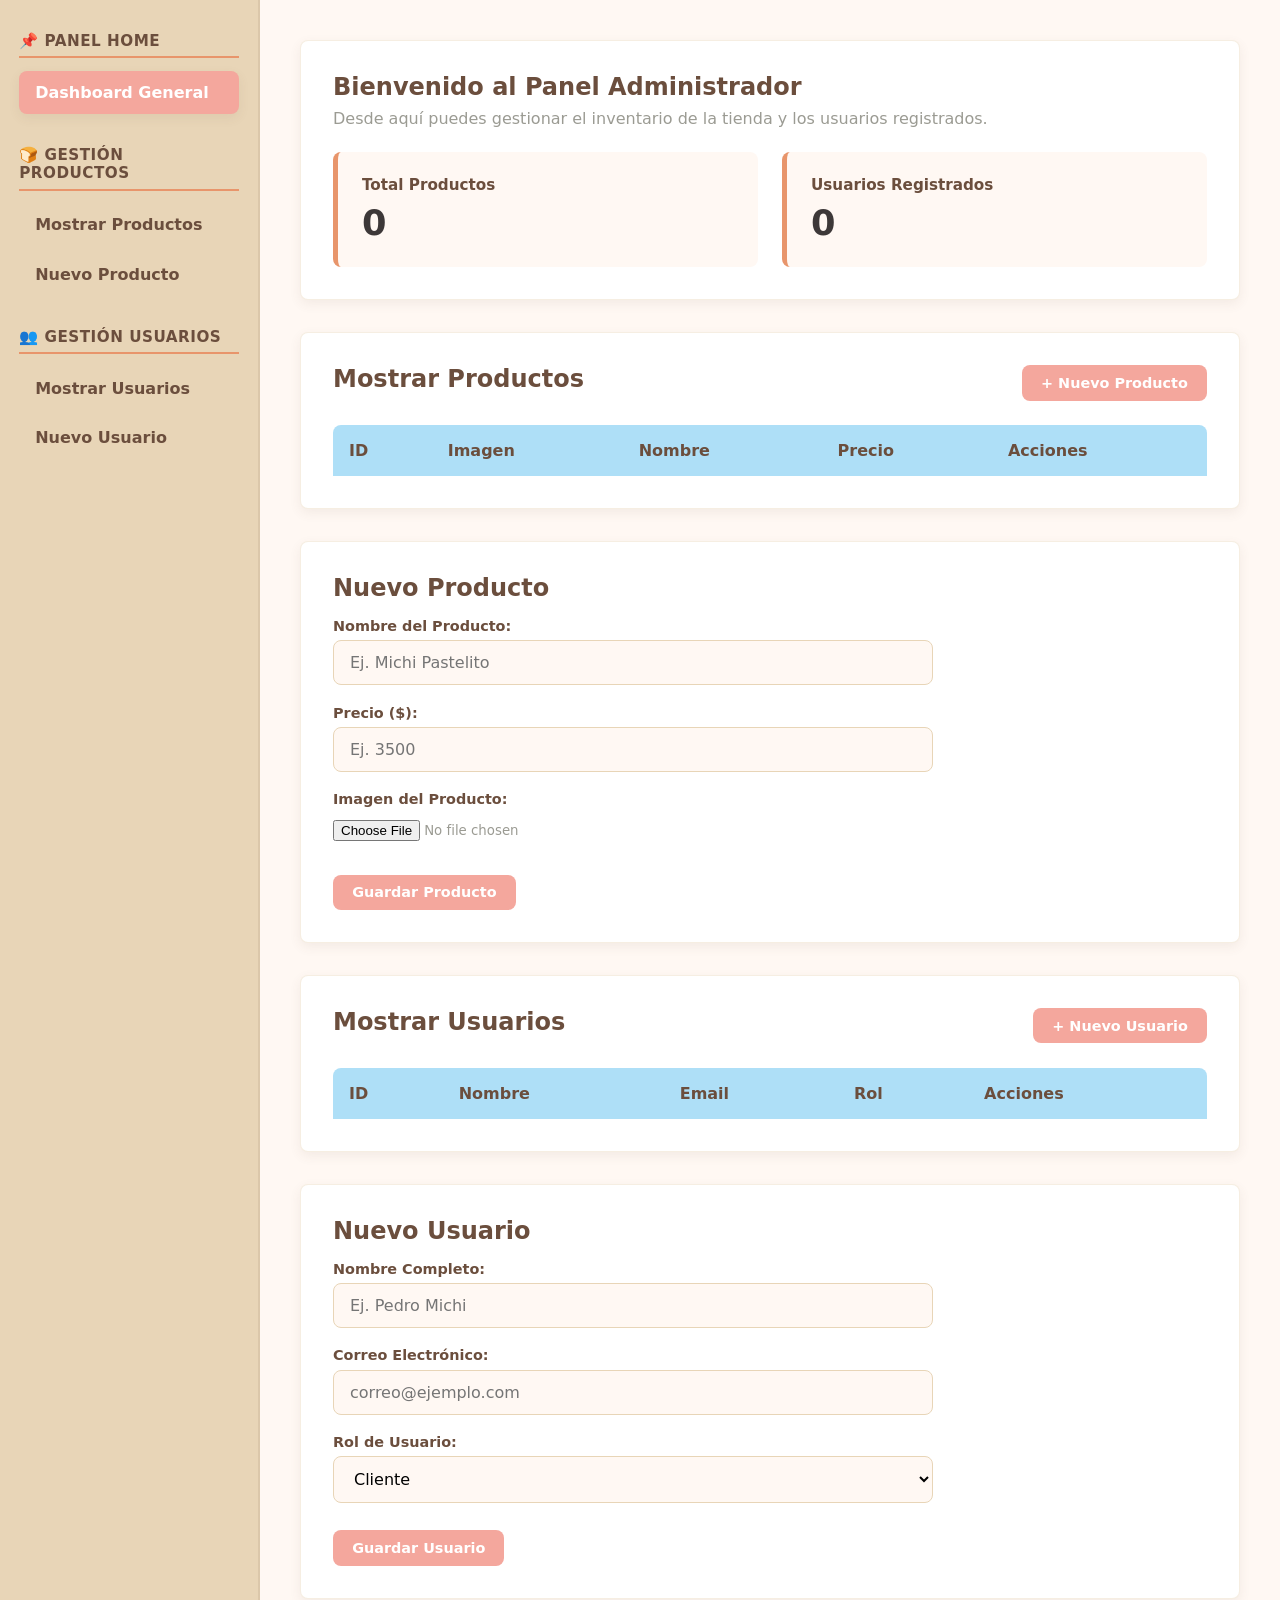
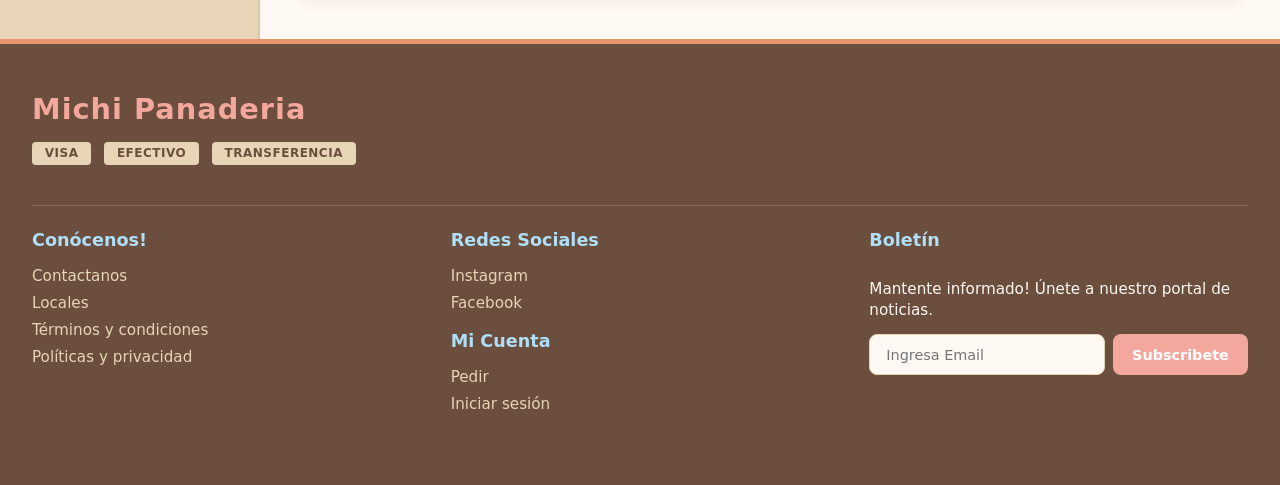
<file: admin/index.html>
<!DOCTYPE html>
<html lang="es">
<head>
  <meta charset="UTF-8">
  <meta name="viewport" content="width=device-width, initial-scale=1.0">
  <title>Michi Panadería - Panel Administrador</title>
  <link rel="stylesheet" href="../css/admin.css">
  <link rel="stylesheet" href="../css/footer.css">
</head>
<body class="admin-body">

  <div class="admin-estructura">

    <aside class="admin-menu lateral">
      <nav class="admin-menu">
        <div class="menu-grupo">
          <h3>📌 Panel Home</h3>
          <a href="#dashboard" class="menu-item activo">Dashboard General</a>
        </div>

        <div class="menu-grupo">
          <h3>🍞 Gestión Productos</h3>
          <a href="#mostrar-productos" class="menu-item">Mostrar Productos</a>
          <a href="#nuevo-producto" class="menu-item">Nuevo Producto</a>
        </div>

        <div class="menu-grupo">
          <h3>👥 Gestión Usuarios</h3>
          <a href="#mostrar-usuarios" class="menu-item">Mostrar Usuarios</a>
          <a href="#nuevo-usuario" class="menu-item">Nuevo Usuario</a>
        </div>
      </nav>
    </aside>
    
    <main class="admin-contenido">

      <section id="dashboard" class="admin-cartas">
        <h2>Bienvenido al Panel Administrador</h2>
        <p>Desde aquí puedes gestionar el inventario de la tienda y los usuarios registrados.</p>
        
        <div class="dashboard-estadisticas">
          <div class="caja-estadistica">
            <h4>Total Productos</h4>
            <span id="total-productos" class="numero-estadistica">0</span>
          </div>
          <div class="caja-estadistica">
            <h4>Usuarios Registrados</h4>
            <span id="total-usuarios" class="numero-estadistica">0</span>
          </div>
        </div>
      </section>

      <section id="mostrar-productos" class="admin-cartas">
        <div class="header-cartas">
          <h2>Mostrar Productos</h2>
          <a href="#nuevo-producto" class="btn-action">+ Nuevo Producto</a>
        </div>
        
        <table class="admin-tabla">
          <thead>
            <tr>
              <th>ID</th>
              <th>Imagen</th>
              <th>Nombre</th>
              <th>Precio</th>
              <th>Acciones</th>
            </tr>
          </thead>
          <tbody id="tabla-productos">

          </tbody>
        </table>
      </section>

      <section id="nuevo-producto" class="admin-cartas">
        <h2 id="titulo-form-producto">Nuevo Producto</h2>
        <form id="form-producto" class="admin-forma">
          <input type="hidden" id="id-producto">
          
          <div class="forma-grupo">
            <label for="nombre-producto">Nombre del Producto:</label>
            <input type="text" id="nombre-producto" placeholder="Ej. Michi Pastelito" required>
          </div>
          
          <div class="forma-grupo">
            <label for="precio-producto">Precio ($):</label>
            <input type="number" id="precio-producto" placeholder="Ej. 3500" required>
          </div>

          <div class="forma-grupo">
            <label for="img-producto">Imagen del Producto:</label>
            <input type="file" id="img-producto" accept="image/*">
          </div>

          <div class="acciones-forma">
            <button type="submit" class="btn-guardar">Guardar Producto</button>
            <button type="button" id="btn-cancelar-producto" class="btn-eliminar" style="display:none;">Cancelar</button>
          </div>
        </form>
      </section>

      <section id="mostrar-usuarios" class="admin-cartas">
        <div class="header-cartas">
          <h2>Mostrar Usuarios</h2>
          <a href="#nuevo-usuario" class="btn-action">+ Nuevo Usuario</a>
        </div>
        
        <table class="admin-tabla">
          <thead>
            <tr>
              <th>ID</th>
              <th>Nombre</th>
              <th>Email</th>
              <th>Rol</th>
              <th>Acciones</th>
            </tr>
          </thead>
          <tbody id="tabla-usuarios">
          </tbody>
        </table>
      </section>

      <section id="nuevo-usuario" class="admin-cartas">
        <h2 id="titulo-form-usuario">Nuevo Usuario</h2>
        <form id="form-usuario" class="admin-forma">
          <input type="hidden" id="id-usuario">

          <div class="forma-grupo">
            <label for="nombre-usuario">Nombre Completo:</label>
            <input type="text" id="nombre-usuario" placeholder="Ej. Pedro Michi" required>
          </div>

          <div class="forma-grupo">
            <label for="email-usuario">Correo Electrónico:</label>
            <input type="email" id="email-usuario" placeholder="correo@ejemplo.com" required>
          </div>

          <div class="forma-grupo">
            <label for="rol-usuario">Rol de Usuario:</label>
            <select id="rol-usuario">
              <option value="Cliente">Cliente</option>
              <option value="Administrador">Administrador</option>
            </select>
          </div>

          <div class="acciones-forma">
            <button type="submit" class="btn-guardar">Guardar Usuario</button>
            <button type="button" id="btn-cancelar-usuario" class="btn-eliminar" style="display:none;">Cancelar</button>
          </div>
        </form>
      </section>

    </main>
  </div>
  <div id="footer"></div>

  <script src="../js/inyeccion.js" defer></script>
  <script src="../js/admin.js" defer></script>
</body>
</html>
</file>
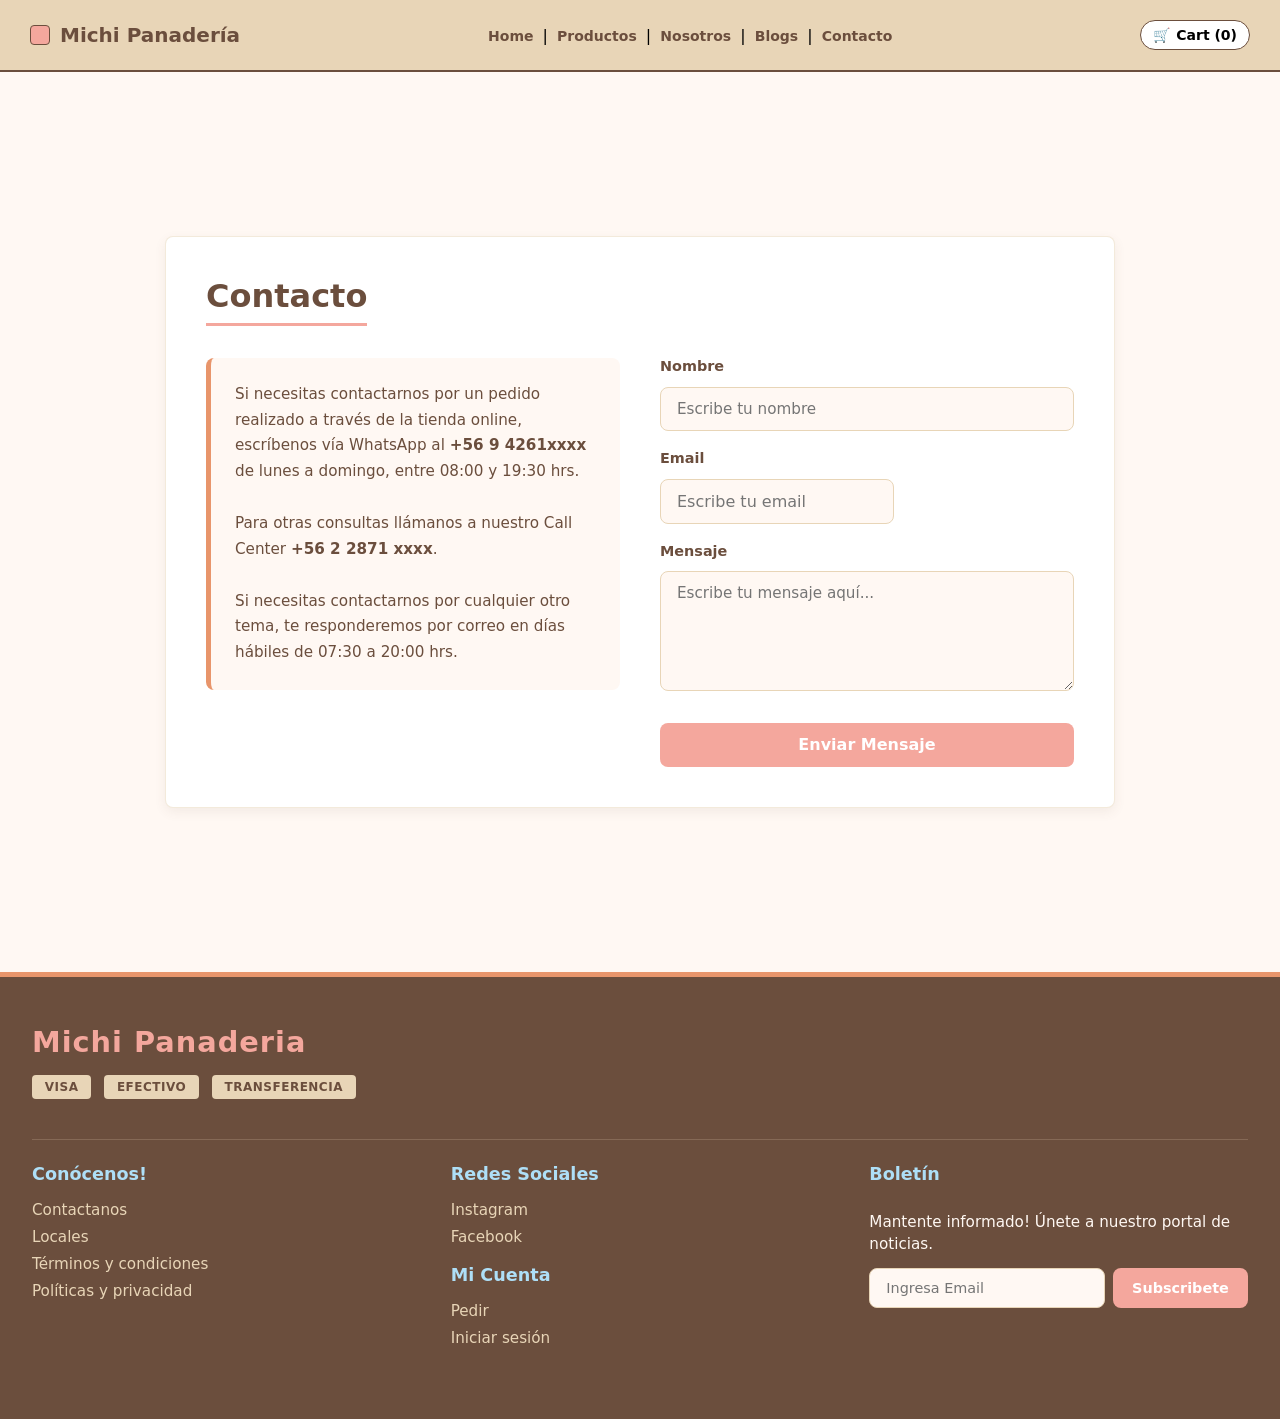
<file: contactos/index.html>
<!DOCTYPE html>
<html lang="es">
<head>
    <meta charset="UTF-8">
    <meta name="viewport" content="width=device-width, initial-scale=1.0">
    <title>Contacto - Michi Panadería</title>
    <link rel="stylesheet" href="../css/header.css">
    <link rel="stylesheet" href="../css/admin.css"> 
    <link rel="stylesheet" href="../css/contactos.css">
    <link rel="stylesheet" href="../css/footer.css">
</head>
<body>
    <div id="header"></div>
    <main class="contacto">
        <div class="body-contacto">
            <h2 class="titulo-contacto">Contacto</h2>
            
            <div class="grid-contacto">
                <div class="texto-contacto">
                    <p>Si necesitas contactarnos por un pedido realizado a través de la tienda online, escríbenos vía WhatsApp al <strong>+56 9 4261xxxx</strong> de lunes a domingo, entre 08:00 y 19:30 hrs.</p>
                    <br>
                    <p>Para otras consultas llámanos a nuestro Call Center <strong>+56 2 2871 xxxx</strong>.</p>
                    <br>
                    <p>Si necesitas contactarnos por cualquier otro tema, te responderemos por correo en días hábiles de 07:30 a 20:00 hrs.</p>
                </div>   

                <div class="forma-contacto">
                    <form id="form-contacto">
                        <div class="forma-grupo">
                            <label for="nombre">Nombre</label>
                            <div class="relativa">
                                <input type="text" id="nombre" placeholder="Escribe tu nombre" required>
                            </div>
                        </div>

                        <div class="forma-grupo">
                            <label for="email">Email</label>
                            <div class="relativa">
                                <input type="email" id="email" placeholder="Escribe tu email" required>
                            </div>
                        </div>

                        <div class="forma-grupo">
                            <label for="mensaje">Mensaje</label>
                            <div class="relativa">
                                <textarea id="mensaje" placeholder="Escribe tu mensaje aquí..." required></textarea>
                            </div>
                        </div>

                        <button type="submit">Enviar Mensaje</button>
                    </form>
                </div> 
            </div>
        </div>
    </main>

    <div id="footer"></div>

    <script src="../js/inyeccion.js" defer></script>
</body>
</html>
</file>
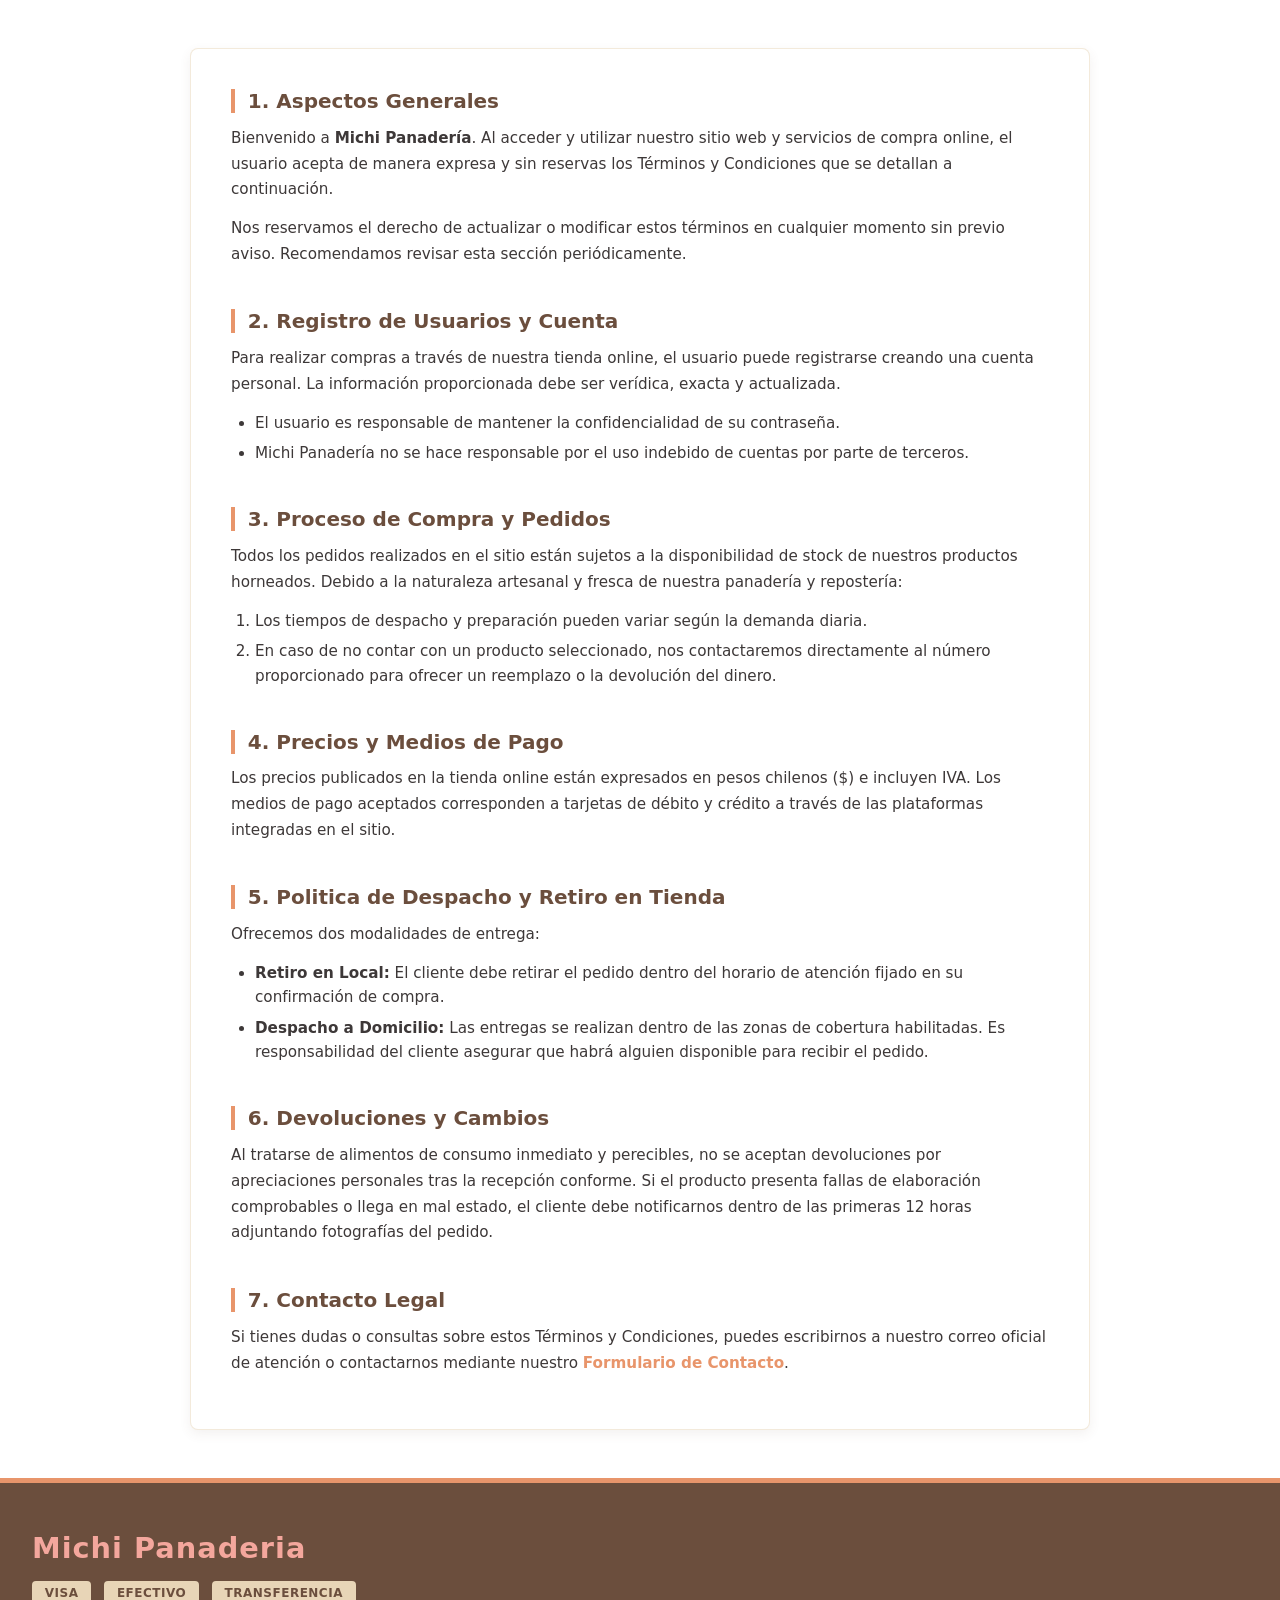
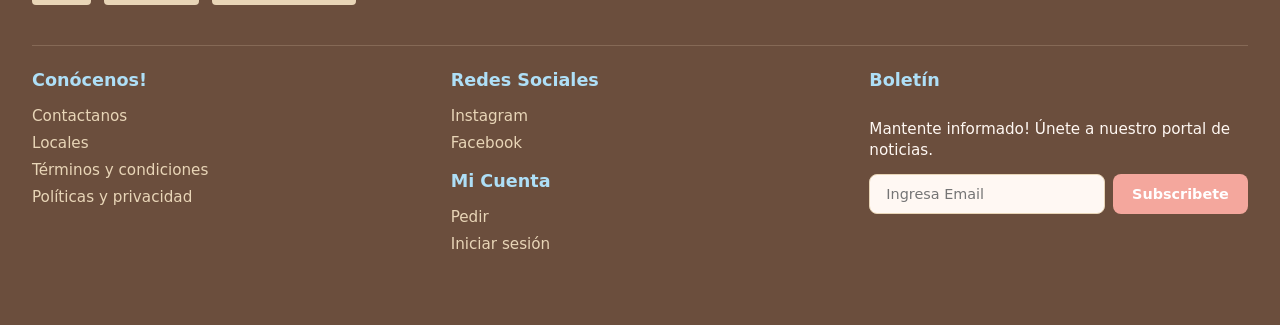
<file: terminos/index.html>
<!DOCTYPE html>
<html lang="es">
<head>
    <meta charset="UTF-8">
    <meta name="viewport" content="width=device-width, initial-scale=1.0">
    <title>Términos y Condiciones - Michi Panadería</title>
    
    <link rel="stylesheet" href="../css/admin.css"> 
    <link rel="stylesheet" href="../css/terminos.css">
    <link rel="stylesheet" href="../css/footer.css">
</head>
<body class="cuerpo-legal">

    <main class="contenedor-legal">

        <article class="contenido-legal">
            <section class="seccion-legal">
                <h2>1. Aspectos Generales</h2>
                <p>Bienvenido a <strong>Michi Panadería</strong>. Al acceder y utilizar nuestro sitio web y servicios de compra online, el usuario acepta de manera expresa y sin reservas los Términos y Condiciones que se detallan a continuación.</p>
                <p>Nos reservamos el derecho de actualizar o modificar estos términos en cualquier momento sin previo aviso. Recomendamos revisar esta sección periódicamente.</p>
            </section>

            <section class="seccion-legal">
                <h2>2. Registro de Usuarios y Cuenta</h2>
                <p>Para realizar compras a través de nuestra tienda online, el usuario puede registrarse creando una cuenta personal. La información proporcionada debe ser verídica, exacta y actualizada.</p>
                <ul>
                    <li>El usuario es responsable de mantener la confidencialidad de su contraseña.</li>
                    <li>Michi Panadería no se hace responsable por el uso indebido de cuentas por parte de terceros.</li>
                </ul>
            </section>

            <section class="seccion-legal">
                <h2>3. Proceso de Compra y Pedidos</h2>
                <p>Todos los pedidos realizados en el sitio están sujetos a la disponibilidad de stock de nuestros productos horneados. Debido a la naturaleza artesanal y fresca de nuestra panadería y repostería:</p>
                <ol>
                    <li>Los tiempos de despacho y preparación pueden variar según la demanda diaria.</li>
                    <li>En caso de no contar con un producto seleccionado, nos contactaremos directamente al número proporcionado para ofrecer un reemplazo o la devolución del dinero.</li>
                </ol>
            </section>

            <section class="seccion-legal">
                <h2>4. Precios y Medios de Pago</h2>
                <p>Los precios publicados en la tienda online están expresados en pesos chilenos ($) e incluyen IVA. Los medios de pago aceptados corresponden a tarjetas de débito y crédito a través de las plataformas integradas en el sitio.</p>
            </section>

            <section class="seccion-legal">
                <h2>5. Politica de Despacho y Retiro en Tienda</h2>
                <p>Ofrecemos dos modalidades de entrega:</p>
                <ul>
                    <li><strong>Retiro en Local:</strong> El cliente debe retirar el pedido dentro del horario de atención fijado en su confirmación de compra.</li>
                    <li><strong>Despacho a Domicilio:</strong> Las entregas se realizan dentro de las zonas de cobertura habilitadas. Es responsabilidad del cliente asegurar que habrá alguien disponible para recibir el pedido.</li>
                </ul>
            </section>

            <section class="seccion-legal">
                <h2>6. Devoluciones y Cambios</h2>
                <p>Al tratarse de alimentos de consumo inmediato y perecibles, no se aceptan devoluciones por apreciaciones personales tras la recepción conforme. Si el producto presenta fallas de elaboración comprobables o llega en mal estado, el cliente debe notificarnos dentro de las primeras 12 horas adjuntando fotografías del pedido.</p>
            </section>

            <section class="seccion-legal">
                <h2>7. Contacto Legal</h2>
                <p>Si tienes dudas o consultas sobre estos Términos y Condiciones, puedes escribirnos a nuestro correo oficial de atención o contactarnos mediante nuestro <a href="../contactos/index.html" class="enlace-contacto">Formulario de Contacto</a>.</p>
            </section>
        </article>
    </main>

    <div id="footer"></div>

    <script src="../js/inyeccion.js" defer></script>
</body>
</html>
</file>
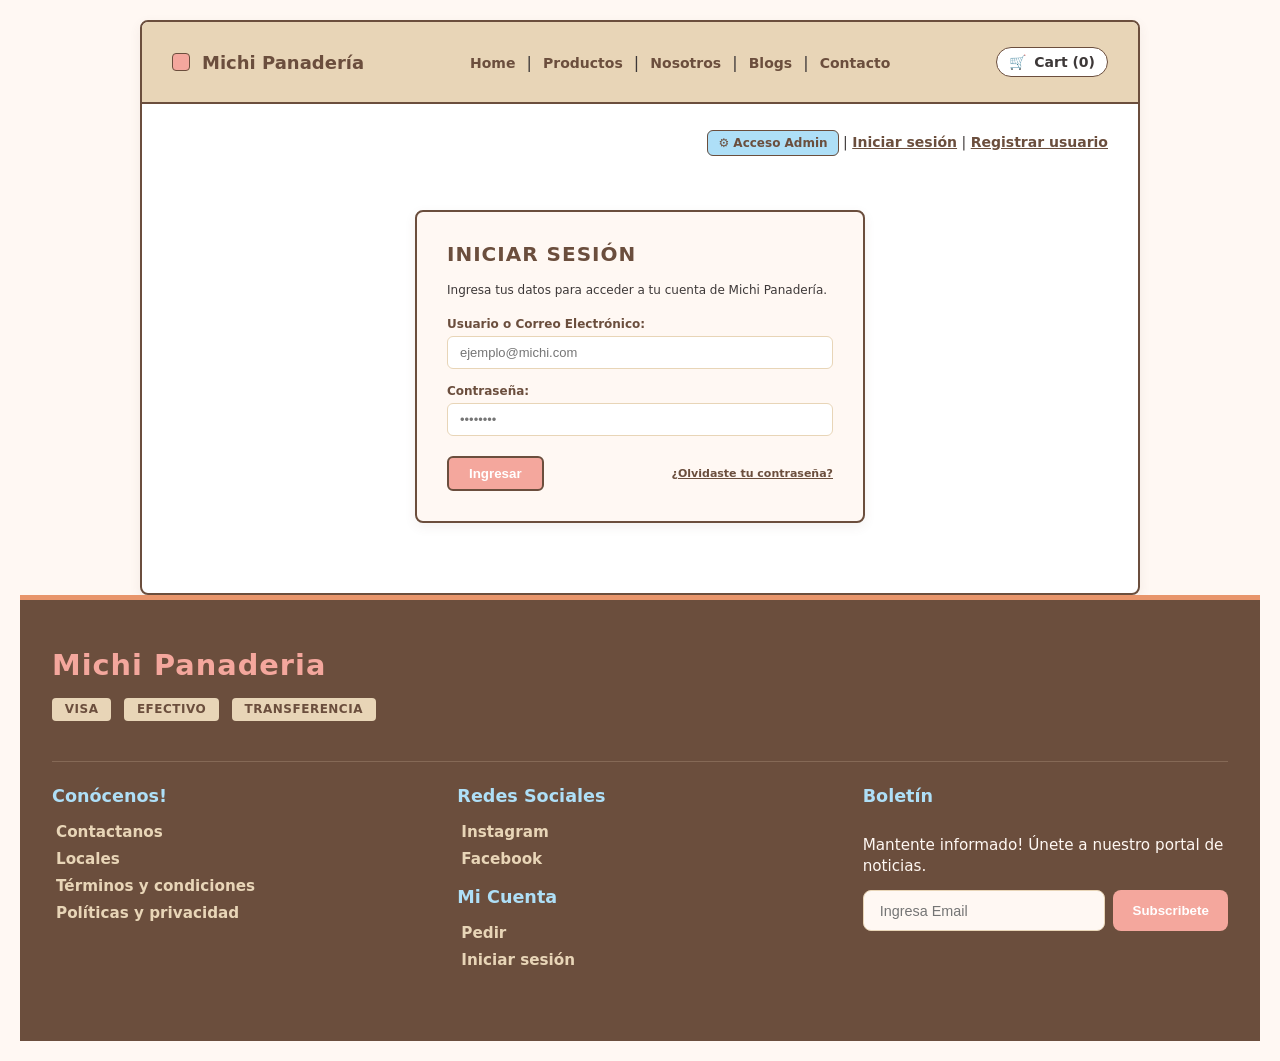
<file: login/login.html>
<!DOCTYPE html>
<html lang="es">
<head>
    <meta charset="UTF-8">
    <meta name="viewport" content="width=device-width, initial-scale=1.0">
    <title>Iniciar Sesión - Michi Panadería</title>
    <link rel="stylesheet" href="../css/header.css">
    <link rel="stylesheet" href="../css/login.css">
    <link rel="stylesheet" href="../css/footer.css">
</head>
<body>

    <div class="site-border">

        <div id="header"></div>

        <main class="main-content">

            <div class="user-access">
                <a href="../admin/index.html" class="btn-admin">⚙️ Acceso Admin</a> |
                <a href="../login/login.html" class="active">Iniciar sesión</a> | 
                <a href="#">Registrar usuario</a>
            </div>

            <section class="login-container">
                <div class="login-box">
                    <h2>INICIAR SESIÓN</h2>
                    <p>Ingresa tus datos para acceder a tu cuenta de Michi Panadería.</p>

                    <form action="#" method="POST" class="login-form">
                        <div class="form-group">
                            <label for="username">Usuario o Correo Electrónico:</label>
                            <input type="text" id="username" name="username" placeholder="ejemplo@michi.com" required>
                        </div>

                        <div class="form-group">
                            <label for="password">Contraseña:</label>
                            <input type="password" id="password" name="password" placeholder="••••••••" required>
                        </div>

                        <div class="form-actions">
                            <button type="submit" class="btn-login">Ingresar</button>
                            <a href="#" class="forgot-pass">¿Olvidaste tu contraseña?</a>
                        </div>
                    </form>
                </div>
            </section>

        </main>

    </div>

    <div id="footer"></div>

    <script src="../js/inyeccion.js" defer></script>
</body>
</html>
</file>
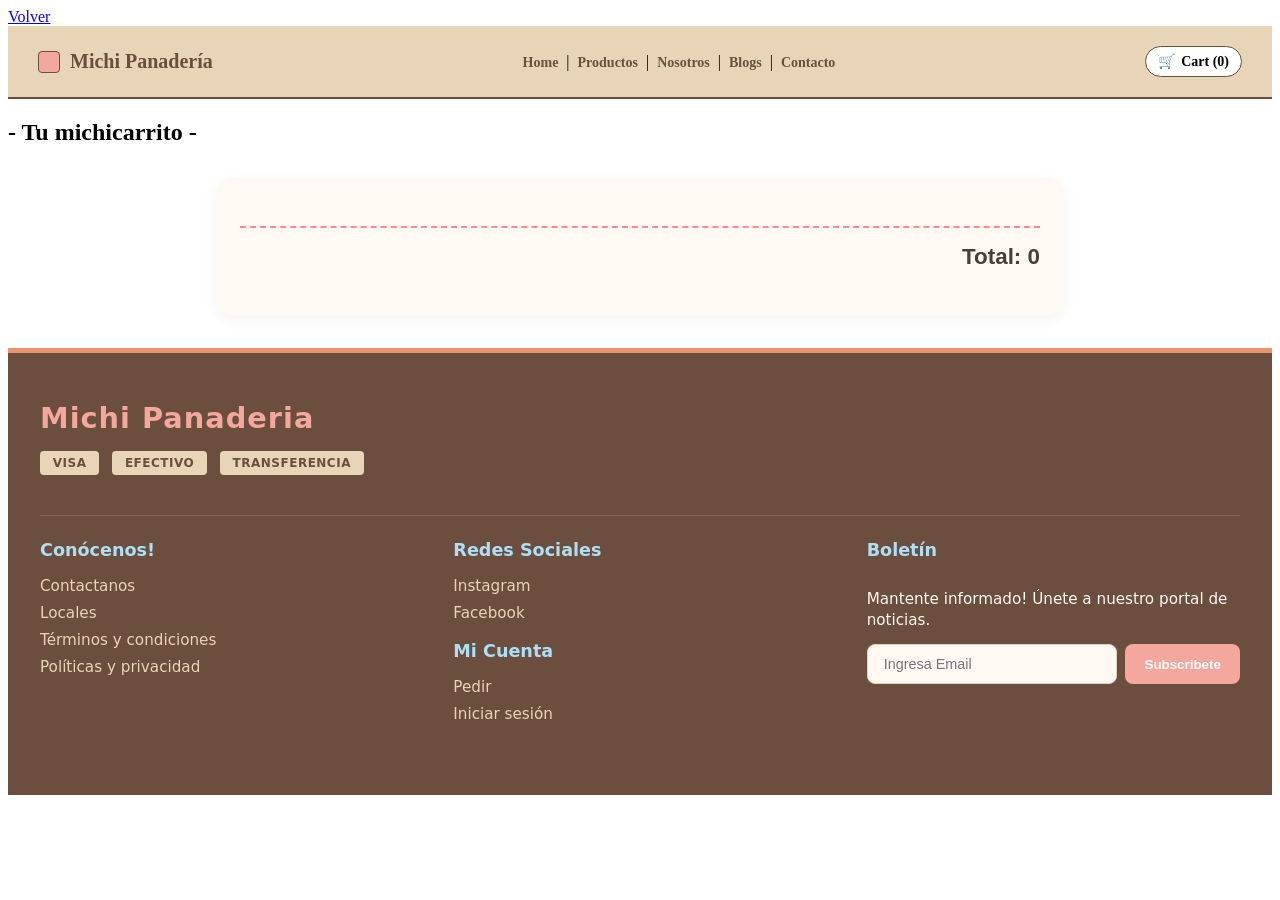
<file: paginas/carrito.html>
<!DOCTYPE html>
<html lang="es">
<head>
    <meta charset="UTF-8">
	<meta name="viewport" content="width=device-width, initial-scale=1.0">
	<title>Carrito</title>
    <link rel="stylesheet" href="../css/footer.css">
	<link rel="stylesheet" href="../css/carrito.css">
	<link rel="stylesheet" href="../css/header.css">
</head>
<body>
    
    <a href="productos.html">Volver</a>
    <div id="header"></div>
    <main>
        <section>
            <h2>- Tu michicarrito -</h2>
            <div id="carrito"></div>
        </section>
    </main>
    <div id="footer"></div>

    <script src="../js/inyeccion.js"></script>
    <script src="../js/productos.js"></script>
    <script src="../js/carrito.js"></script>
    <script>
        mostrarCarrito();
</script>
</body>
</html>
</file>
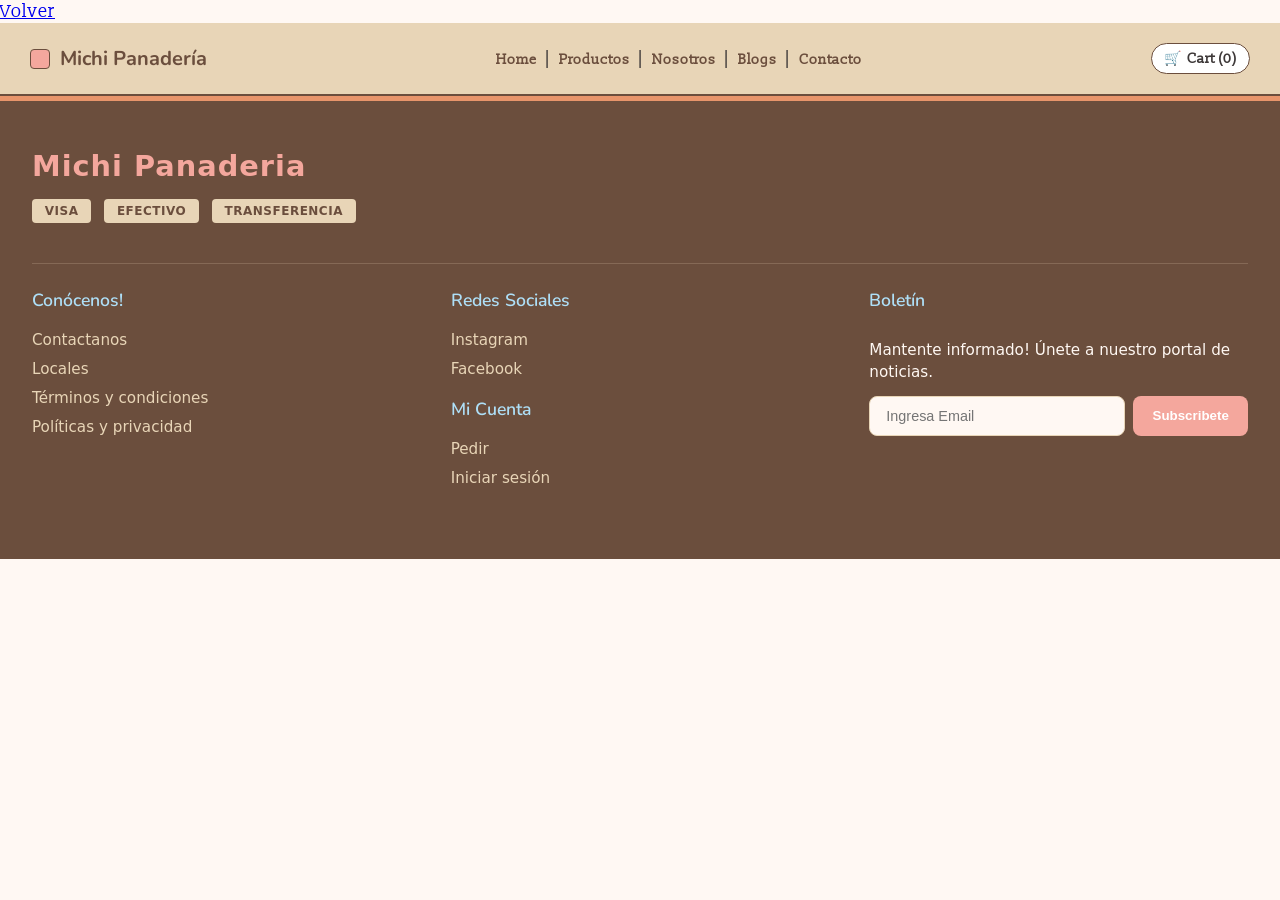
<file: paginas/producto.html>
<!DOCTYPE html>
<html lang="es">
<head>
	<meta charset="UTF-8">
	<meta name="viewport" content="width=device-width, initial-scale=1.0">
	<title>Producto</title>
    <link rel="stylesheet" href="../css/footer.css">
	<link rel="stylesheet" href="../css/global.css">
	<link rel="stylesheet" href="../css/header.css">
</head>
<body>
    
    <a href="productos.html">Volver</a>

    <div id="header"></div>
    <main>
        <div id="producto"></div>
    </main>
    <div id="footer"></div>

    <script src="../js/inyeccion.js"></script>
    <script src="../js/productos.js"></script>
    <script src="../js/carrito.js"></script>
    <script>
    mostrarProducto();
</script>
</body>
</html>
</file>
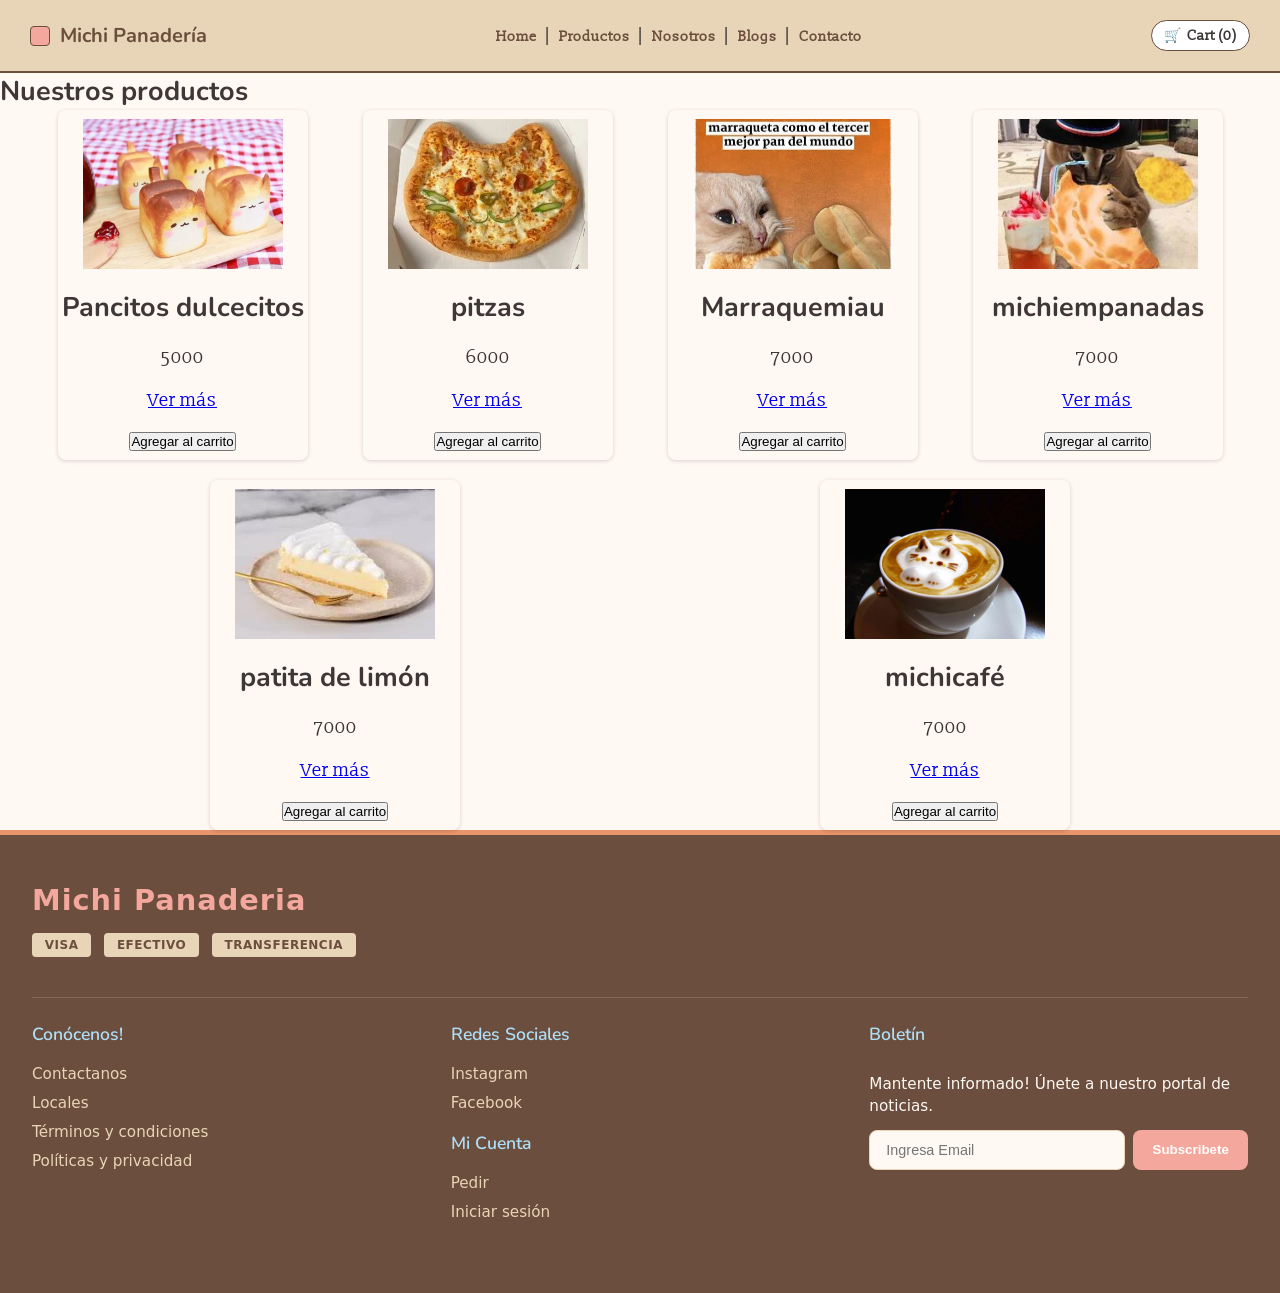
<file: paginas/productos.html>
<!DOCTYPE html>
<html lang="es">
<head>
	<meta charset="UTF-8">
	<meta name="viewport" content="width=device-width, initial-scale=1.0">
	<title>Productos</title>
    <link rel="stylesheet" href="../css/footer.css">
	<link rel="stylesheet" href="../css/global.css">
	<link rel="stylesheet" href="../css/header.css">
	<link rel="stylesheet" href="../css/calugas.css">
</head>
    <body>
        
        <div id="header"></div>
        <main>
            <section class="su-20 sd-20">
                <h2 class="text-center su-20 sd-20">Nuestros productos</h2>
                <div id="productos" class="calugas-ajsutadas"></div>
            </section>
        </main>
        <div id="footer"></div>

        <script src="../js/inyeccion.js"></script>
        <script src="../js/productos.js"></script>
        <script src="../js/carrito.js"></script>
        <script>
        window.addEventListener("load", mostrarProductos);
        </script>
    </body>
</html>
</file>
<file: css/admin.css>
:root {
  --salmon-principal: #F4A79D;
  --celeste-pastel: #AEDFF7;
  --crema-fondo: #FFF8F3;
  --gris-humo: #9B9B93;
  --naranjo-atigrado: #E8956B;
  --beige-siames: #E8D5B7;
  --cafe-carey: #6B4E3D;
  --negro-suave: #3D3838;
  
  --blanco: #FFFFFF;
  --sombra-suave: 0 4px 12px rgba(107, 78, 61, 0.08);
  --transicion: all 0.25s ease;
  --borde-radio: 12px;
}

* {
  box-sizing: border-box;
  margin: 0;
  padding: 0;
  font-family: 'Segoe UI', system-ui, -apple-system, sans-serif;
}

.admin-body {
  background-color: var(--crema-fondo);
  color: var(--negro-suave);
  min-height: 100vh;
}

.admin-estructura {
  display: flex;
  min-height: 100vh;
}

.admin-menu.lateral {
  width: 260px;
  background-color: var(--beige-siames);
  border-right: 2px solid rgba(107, 78, 61, 0.1);
  padding: 2rem 1.2rem;
  flex-shrink: 0;
}

.menu-grupo {
  margin-bottom: 2rem;
}

.menu-grupo h3 {
  font-size: 0.95rem;
  color: var(--cafe-carey);
  text-transform: uppercase;
  letter-spacing: 0.5px;
  margin-bottom: 0.8rem;
  padding-bottom: 0.4rem;
  border-bottom: 2px solid var(--naranjo-atigrado);
}

.menu-item {
  display: block;
  padding: 0.75rem 1rem;
  color: var(--cafe-carey);
  text-decoration: none;
  font-weight: 600;
  border-radius: var(--borde-radio);
  margin-bottom: 0.4rem;
  transition: var(--transicion);
}

.menu-item:hover {
  background-color: rgba(255, 255, 255, 0.6);
  color: var(--negro-suave);
  transform: translateX(4px);
}

.menu-item.activo {
  background-color: var(--salmon-principal);
  color: var(--blanco);
  box-shadow: var(--sombra-suave);
}

.admin-contenido {
  flex-grow: 1;
  padding: 2.5rem;
  display: flex;
  flex-direction: column;
  gap: 2rem;
  max-width: 1200px;
}

.admin-cartas {
  background-color: var(--blanco);
  padding: 2rem;
  border-radius: var(--borde-radio);
  box-shadow: var(--sombra-suave);
  border: 1px solid rgba(232, 213, 183, 0.4);
}

.admin-cartas h2 {
  color: var(--cafe-carey);
  margin-bottom: 0.5rem;
  font-size: 1.5rem;
}

.admin-cartas > p {
  color: var(--gris-humo);
  margin-bottom: 1.5rem;
}

.header-cartas {
  display: flex;
  justify-content: space-between;
  align-items: center;
  margin-bottom: 1.5rem;
}

.dashboard-estadisticas {
  display: grid;
  grid-template-columns: repeat(auto-fit, minmax(220px, 1fr));
  gap: 1.5rem;
  margin-top: 1.5rem;
}

.caja-estadistica {
  background-color: var(--crema-fondo);
  border-left: 5px solid var(--naranjo-atigrado);
  padding: 1.5rem;
  border-radius: 8px;
  display: flex;
  flex-direction: column;
  gap: 0.5rem;
}

.caja-estadistica h4 {
  color: var(--cafe-carey);
  font-size: 0.95rem;
}

.numero-estadistica {
  font-size: 2.2rem;
  font-weight: bold;
  color: var(--negro-suave);
}

.admin-tabla {
  width: 100%;
  border-collapse: collapse;
  margin-top: 1rem;
  text-align: left;
}

.admin-tabla th {
  background-color: var(--celeste-pastel);
  color: var(--cafe-carey);
  padding: 1rem;
  font-weight: 700;
}

.admin-tabla th:first-child {
  border-top-left-radius: 8px;
}

.admin-tabla th:last-child {
  border-top-right-radius: 8px;
}

.admin-tabla td {
  padding: 1rem;
  border-bottom: 1px solid var(--crema-fondo);
  vertical-align: middle;
}

.admin-tabla tr:hover {
  background-color: rgba(174, 223, 247, 0.15);
}

.img-placeholder-thumb {
  width: 40px;
  height: 40px;
  background-color: var(--beige-siames);
  border-radius: 6px;
}

.table-acciones {
  display: flex;
  gap: 0.5rem;
}

.admin-forma {
  display: flex;
  flex-direction: column;
  gap: 1.2rem;
  max-width: 600px;
  margin-top: 1rem;
}

.forma-grupo {
  display: flex;
  flex-direction: column;
  gap: 0.4rem;
}

.forma-grupo label {
  font-weight: 600;
  color: var(--cafe-carey);
  font-size: 0.9rem;
}

.forma-grupo input[type="text"],
.forma-grupo input[type="number"],
.forma-grupo input[type="email"],
.forma-grupo select {
  padding: 0.75rem 1rem;
  border: 1.5px solid var(--beige-siames);
  border-radius: 8px;
  font-size: 1rem;
  outline: none;
  background-color: var(--crema-fondo);
  transition: var(--transicion);
}

.forma-grupo input:focus,
.forma-grupo select:focus {
  border-color: var(--naranjo-atigrado);
  background-color: var(--blanco);
  box-shadow: 0 0 0 3px rgba(232, 149, 107, 0.2);
}

.forma-grupo input[type="file"] {
  padding: 0.4rem 0;
  color: var(--gris-humo);
}

.acciones-forma {
  display: flex;
  gap: 1rem;
  margin-top: 0.5rem;
}

button, .btn-action {
  font-weight: 600;
  border: none;
  border-radius: 8px;
  padding: 0.6rem 1.2rem;
  cursor: pointer;
  transition: var(--transicion);
  text-decoration: none;
  display: inline-block;
  font-size: 0.9rem;
}

.btn-action, .btn-guardar {
  background-color: var(--salmon-principal);
  color: var(--blanco);
}

.btn-action:hover, .btn-guardar:hover {
  background-color: var(--naranjo-atigrado);
  transform: translateY(-2px);
}

.btn-editar {
  background-color: var(--celeste-pastel);
  color: var(--cafe-carey);
}

.btn-editar:hover {
  background-color: #92d2f3;
}

.btn-eliminar {
  background-color: #F8D7DA;
  color: #842029;
}

.btn-eliminar:hover {
  background-color: #f1b0b7;
}

@media (max-width: 768px) {
  .admin-estructura {
    flex-direction: column;
  }
  
  .admin-menu.lateral {
    width: 100%;
    border-right: none;
    border-bottom: 2px solid var(--beige-siames);
    padding: 1rem;
  }

  .admin-contenido {
    padding: 1rem;
  }

  .admin-tabla {
    display: block;
    overflow-x: auto;
  }
}
</file>
<file: css/footer.css>
:root {
  --salmon-principal: #F4A79D;
  --celeste-pastel: #AEDFF7;
  --crema-fondo: #FFF8F3;
  --gris-humo: #9B9B93;
  --naranjo-atigrado: #E8956B;
  --beige-siames: #E8D5B7;
  --cafe-carey: #6B4E3D;
  --negro-suave: #3D3838;
  
  --blanco: #FFFFFF;
  --transicion: all 0.25s ease;
  --borde-radio: 8px;
}

.footer {
  background-color: var(--cafe-carey);
  color: var(--crema-fondo);
  padding: 3rem 2rem 2rem 2rem;
  font-family: 'Segoe UI', system-ui, -apple-system, sans-serif;
  border-top: 5px solid var(--naranjo-atigrado);
  margin-top: auto;
}

.footer > div:first-child {
  font-size: 1.8rem;
  font-weight: bold;
  color: var(--salmon-principal);
  margin-bottom: 1rem;
  letter-spacing: 1px;
}

.metodos-pago {
  display: flex;
  gap: 0.8rem;
  margin-bottom: 2.5rem;
  flex-wrap: wrap;
}

.metodos-pago span {
  background-color: var(--beige-siames);
  color: var(--cafe-carey);
  font-size: 0.75rem;
  font-weight: 700;
  padding: 0.3rem 0.8rem;
  border-radius: 4px;
  letter-spacing: 0.5px;
}

.footer-links {
  display: grid;
  grid-template-columns: repeat(auto-fit, minmax(220px, 1fr));
  gap: 2.5rem;
  margin-bottom: 2rem;
  padding-top: 1.5rem;
  border-top: 1px solid rgba(232, 213, 183, 0.2);
}

.footer-links h2 {
  font-size: 1.1rem;
  color: var(--celeste-pastel);
  margin-bottom: 1rem;
  margin-top: 0.5rem;
  font-weight: 600;
}

.footer-links h2:first-child {
  margin-top: 0;
}

.conocenos div {
  margin-bottom: 0.5rem;
}

.conocenos a {
  color: var(--beige-siames);
  text-decoration: none;
  font-size: 0.95rem;
  transition: var(--transicion);
}

.conocenos a:hover {
  color: var(--salmon-principal);
  padding-left: 4px;
}

.noticias {
  display: flex;
  flex-direction: column;
  gap: 0.8rem;
}

.noticias label {
  font-size: 0.95rem;
  color: var(--crema-fondo);
  line-height: 1.4;
}

.noticias form {
  display: flex;
  gap: 0.5rem;
  flex-wrap: wrap;
}

.noticias input[type="email"] {
  padding: 0.7rem 1rem;
  border: 1.5px solid var(--beige-siames);
  border-radius: var(--borde-radio);
  background-color: var(--crema-fondo);
  color: var(--negro-suave);
  font-size: 0.9rem;
  outline: none;
  flex: 1;
  min-width: 180px;
}

.noticias input[type="email"]:focus {
  border-color: var(--salmon-principal);
  box-shadow: 0 0 0 2px rgba(244, 167, 157, 0.3);
}

.noticias button[type="submit"] {
  background-color: var(--salmon-principal);
  color: var(--blanco);
  border: none;
  padding: 0.7rem 1.2rem;
  border-radius: var(--borde-radio);
  font-weight: 600;
  cursor: pointer;
  transition: var(--transicion);
}

.noticias button[type="submit"]:hover {
  background-color: var(--naranjo-atigrado);
  transform: translateY(-2px);
}

@media (max-width: 600px) {
  .footer {
    padding: 2rem 1rem;
  }

  .noticias form {
    flex-direction: column;
  }

  .noticias button[type="submit"] {
    width: 100%;
  }
}
</file>
<file: css/header.css>
:root {
  --salmon-principal: #F4A79D;
  --celeste-pastel: #AEDFF7;
  --crema-fondo: #FFF8F3;
  --gris-humo: #9B9B93;
  --naranjo-atigrado: #E8956B;
  --beige-siames: #E8D5B7;
  --cafe-carey: #6B4E3D;
  --negro-suave: #3D3838;
  
  --blanco: #FFFFFF;
  --transicion: all 0.25s ease;
}

.top-header {
    display: flex;
    justify-content: space-between;
    align-items: center;
    padding: 20px 30px;
    background-color: var(--beige-siames);
    border-bottom: 2px solid var(--cafe-carey);
}

.brand {
    display: flex;
    align-items: center;
    gap: 10px;
}

.brand .logo-box {
    width: 20px;
    height: 20px;
    background-color: var(--salmon-principal);
    display: inline-block;
    border-radius: 4px;
    border: 1px solid var(--cafe-carey);
}

.brand h1 {
    font-size: 20px;
    margin: 0;
    font-weight: bold;
    color: var(--cafe-carey);
}

.main-nav a {
    color: var(--cafe-carey);
    text-decoration: none;
    font-size: 14px;
    margin: 0 4px;
    font-weight: 600;
    transition: var(--transicion);
}

.main-nav a:hover,
.main-nav a.active {
    color: var(--naranjo-atigrado);
    text-decoration: underline;
}

.cart-status {
    font-size: 14px;
    font-weight: bold;
    display: flex;
    align-items: center;
    gap: 6px;
    color: var(--cafe-carey);
    background-color: var(--blanco);
    padding: 6px 12px;
    border-radius: 20px;
    border: 1px solid var(--cafe-carey);
}

@media (max-width: 768px) {
    .top-header {
        flex-direction: column;
        gap: 15px;
        text-align: center;
    }
}
</file>
<file: css/contactos.css>
:root {
  --salmon-principal: #F4A79D;
  --celeste-pastel: #AEDFF7;
  --crema-fondo: #FFF8F3;
  --gris-humo: #9B9B93;
  --naranjo-atigrado: #E8956B;
  --beige-siames: #E8D5B7;
  --cafe-carey: #6B4E3D;
  --negro-suave: #3D3838;
  
  --blanco: #FFFFFF;
  --sombra-suave: 0 4px 12px rgba(107, 78, 61, 0.08);
  --transicion: all 0.25s ease;
  --borde-radio: 12px;
}

main.contacto {
  background-color: var(--crema-fondo);
  color: var(--negro-suave);
  min-height: 100vh;
  padding: 3rem 1.5rem;
  display: flex;
  justify-content: center;
  align-items: center;
}

.body-contacto {
  background-color: var(--blanco);
  width: 100%;
  max-width: 950px;
  padding: 2.5rem;
  border-radius: var(--borde-radio);
  box-shadow: var(--sombra-suave);
  border: 1px solid rgba(232, 213, 183, 0.5);
}

.titulo-contacto {
  color: var(--cafe-carey);
  font-size: 2rem;
  font-weight: 700;
  margin-bottom: 2rem;
  padding-bottom: 0.5rem;
  border-bottom: 3px solid var(--salmon-principal);
  display: inline-block;
}

.grid-contacto {
  display: grid;
  grid-template-columns: 1fr 1fr;
  gap: 2.5rem;
  align-items: start;
}

.texto-contacto {
  color: var(--cafe-carey);
  font-size: 0.95rem;
  line-height: 1.7;
  background-color: var(--crema-fondo);
  padding: 1.5rem;
  border-radius: var(--borde-radio);
  border-left: 5px solid var(--naranjo-atigrado);
}

.forma-contacto {
  display: flex;
  flex-direction: column;
}

#form-contacto {
  display: flex;
  flex-direction: column;
  gap: 1.2rem;
}

#form-contacto label {
  display: block;
  font-weight: 600;
  color: var(--cafe-carey);
  font-size: 0.9rem;
  margin-bottom: 0.4rem;
}

.relativa {
  position: relative;
  width: 100%;
}

#form-contacto input[type="text"],
#form-contacto textarea {
  width: 100%;
  padding: 0.75rem 1rem;
  border: 1.5px solid var(--beige-siames);
  border-radius: 8px;
  font-size: 0.95rem;
  color: var(--negro-suave);
  background-color: var(--crema-fondo);
  outline: none;
  transition: var(--transicion);
}

#form-contacto textarea {
  min-height: 120px;
  resize: vertical;
  font-family: inherit;
}

#form-contacto input[type="text"]:focus,
#form-contacto textarea:focus {
  border-color: var(--naranjo-atigrado);
  background-color: var(--blanco);
  box-shadow: 0 0 0 3px rgba(232, 149, 107, 0.2);
}

#form-contacto button {
  background-color: var(--salmon-principal);
  color: var(--blanco);
  font-weight: 700;
  font-size: 1rem;
  padding: 0.8rem 1.5rem;
  border: none;
  border-radius: 8px;
  cursor: pointer;
  transition: var(--transicion);
  margin-top: 0.5rem;
  width: 100%;
}

#form-contacto button:hover {
  background-color: var(--naranjo-atigrado);
  transform: translateY(-2px);
  box-shadow: var(--sombra-suave);
}

@media (max-width: 768px) {
  .grid-contacto {
    grid-template-columns: 1fr;
    gap: 1.5rem;
  }

  .body-contacto {
    padding: 1.5rem;
  }

  .titulo-contacto {
    font-size: 1.6rem;
  }
}
</file>
<file: css/terminos.css>
.legal-body {
  background-color: var(--crema-fondo);
  color: var(--negro-suave);
  min-height: 100vh;
}

.contenedor-legal {
  max-width: 900px;
  margin: 3rem auto;
  padding: 2.5rem;
  background-color: var(--blanco);
  border-radius: var(--borde-radio);
  box-shadow: var(--sombra-suave);
  border: 1px solid rgba(232, 213, 183, 0.5);
}

.encabezado-legal {
  border-bottom: 2px solid var(--beige-siames);
  padding-bottom: 1.5rem;
  margin-bottom: 2rem;
}

.encabezado-legal h1 {
  color: var(--cafe-carey);
  font-size: 2.2rem;
  margin-bottom: 0.5rem;
}

.fecha-actualizacion {
  color: var(--gris-humo);
  font-size: 0.9rem;
  font-style: italic;
}

.contenido-legal {
  display: flex;
  flex-direction: column;
  gap: 1.8rem;
}

.seccion-legal h2 {
  color: var(--cafe-carey);
  font-size: 1.25rem;
  margin-bottom: 0.8rem;
  border-left: 4px solid var(--naranjo-atigrado);
  padding-left: 0.8rem;
}

.seccion-legal p {
  line-height: 1.7;
  color: var(--negro-suave);
  margin-bottom: 0.8rem;
  font-size: 0.95rem;
}

.seccion-legal ul, 
.seccion-legal ol {
  padding-left: 1.5rem;
  margin-bottom: 0.8rem;
}

.seccion-legal li {
  line-height: 1.6;
  margin-bottom: 0.4rem;
  color: var(--negro-suave);
  font-size: 0.95rem;
}

.enlace-contacto {
  color: var(--naranjo-atigrado);
  font-weight: 600;
  text-decoration: none;
  transition: var(--transicion);
}

.enlace-contacto:hover {
  color: var(--cafe-carey);
  text-decoration: underline;
}

@media (max-width: 768px) {
  .contenedor-legal {
    margin: 1rem;
    padding: 1.5rem;
  }

  .encabezado-legal h1 {
    font-size: 1.7rem;
  }
}
</file>
<file: css/login.css>
:root {
  --salmon-principal: #F4A79D;
  --celeste-pastel: #AEDFF7;
  --crema-fondo: #FFF8F3;
  --gris-humo: #9B9B93;
  --naranjo-atigrado: #E8956B;
  --beige-siames: #E8D5B7;
  --cafe-carey: #6B4E3D;
  --negro-suave: #3D3838;
  
  --blanco: #FFFFFF;
  --sombra-suave: 0 4px 12px rgba(107, 78, 61, 0.08);
  --transicion: all 0.25s ease;
  --borde-radio: 12px;
}

* {
    box-sizing: border-box;
}

body {
    margin: 0;
    padding: 20px;
    font-family: 'Segoe UI', system-ui, -apple-system, sans-serif;
    background-color: var(--crema-fondo);
    color: var(--negro-suave);
}

.site-border {
    border: 2px solid var(--cafe-carey);
    max-width: 1000px;
    margin: 0 auto;
    background-color: var(--blanco);
    border-radius: var(--borde-radio);
    overflow: hidden;
    box-shadow: var(--sombra-suave);
}

.top-header {
    display: flex;
    justify-content: space-between;
    align-items: center;
    padding: 25px 30px;
    background-color: var(--beige-siames);
    border-bottom: 2px solid var(--cafe-carey);
}

.brand {
    display: flex;
    align-items: center;
    gap: 12px;
}

.brand .logo-box {
    width: 18px;
    height: 18px;
    background-color: var(--salmon-principal);
    display: inline-block;
    border-radius: 4px;
}

.brand h1 {
    font-size: 18px;
    margin: 0;
    font-weight: bold;
    color: var(--cafe-carey);
}

.main-nav a {
    color: var(--cafe-carey);
    text-decoration: none;
    font-size: 14px;
    margin: 0 6px;
    font-weight: 600;
    transition: var(--transicion);
}

.main-nav a:hover {
    color: var(--naranjo-atigrado);
    text-decoration: underline;
}

.cart-status {
    font-size: 14px;
    font-weight: bold;
    display: flex;
    align-items: center;
    gap: 8px;
    color: var(--cafe-carey);
}

.main-content {
    padding: 30px;
}

.user-access {
    text-align: right;
    margin-bottom: 20px;
    font-size: 14px;
}

.user-access a {
    color: var(--cafe-carey);
    text-decoration: underline;
    font-weight: 600;
    transition: var(--transicion);
}

.user-access a:hover {
    color: var(--naranjo-atigrado);
}

.hero-banner {
    display: flex;
    background-color: var(--crema-fondo);
    padding: 30px;
    gap: 20px;
    margin-bottom: 35px;
    align-items: stretch;
    border: 1.5px solid var(--beige-siames);
    border-radius: var(--borde-radio);
}

.hero-text-block {
    flex: 1;
    display: flex;
    flex-direction: column;
    justify-content: space-between;
}

.hero-text-block h2 {
    margin-top: 0;
    font-size: 26px;
    letter-spacing: 0.5px;
    color: var(--cafe-carey);
    font-weight: bold;
}

.hero-text-block p {
    font-size: 12px;
    line-height: 1.5;
    color: var(--negro-suave);
    margin-bottom: 20px;
}

.btn-hero {
    display: inline-block;
    align-self: flex-start;
    padding: 10px 24px;
    border: 2px solid var(--cafe-carey);
    background-color: var(--salmon-principal);
    color: var(--blanco);
    text-decoration: none;
    font-weight: bold;
    font-size: 13px;
    border-radius: 8px;
    box-shadow: 2px 2px 0px var(--cafe-carey);
    transition: var(--transicion);
}

.btn-hero:hover {
    background-color: var(--naranjo-atigrado);
    transform: translateY(-2px);
}

.hero-image-block {
    flex: 1.2;
    border: 2px solid var(--cafe-carey);
    background-color: var(--blanco);
    min-height: 200px;
    position: relative;
    border-radius: 8px;
    overflow: hidden;
    background: 
        linear-gradient(to top right, transparent calc(50% - 1px), var(--beige-siames) calc(50% - 1px), var(--beige-siames) calc(50% + 1px), transparent calc(50% + 1px)),
        linear-gradient(to bottom right, transparent calc(50% - 1px), var(--beige-siames) calc(50% - 1px), var(--beige-siames) calc(50% + 1px), transparent calc(50% + 1px));
}

.hero-image-block img {
    display: none;
}

.products-grid {
    display: grid;
    grid-template-columns: repeat(4, 1fr);
    gap: 15px;
    margin-bottom: 10px;
}

.product-card {
    background-color: var(--crema-fondo);
    padding: 12px;
    display: flex;
    flex-direction: column;
    border: 1px solid var(--beige-siames);
    border-radius: 8px;
    transition: var(--transicion);
}

.product-card:hover {
    box-shadow: var(--sombra-suave);
    transform: translateY(-3px);
}

.card-img-box {
    border: 1.5px solid var(--cafe-carey);
    background-color: var(--blanco);
    height: 100px;
    margin-bottom: 10px;
    border-radius: 6px;
    overflow: hidden;
    background: 
        linear-gradient(to top right, transparent calc(50% - 1px), var(--beige-siames) calc(50% - 1px), var(--beige-siames) calc(50% + 1px), transparent calc(50% + 1px)),
        linear-gradient(to bottom right, transparent calc(50% - 1px), var(--beige-siames) calc(50% - 1px), var(--beige-siames) calc(50% + 1px), transparent calc(50% + 1px));
}

.card-img-box img {
    display: none;
}

.product-link {
    text-align: center;
    color: var(--cafe-carey);
    font-size: 12px;
    font-weight: 600;
    text-decoration: underline;
    margin-bottom: 15px;
    transition: var(--transicion);
}

.product-link:hover {
    color: var(--naranjo-atigrado);
}

.card-details {
    display: flex;
    justify-content: space-between;
    font-size: 11px;
    font-weight: bold;
    color: var(--cafe-carey);
}

.bottom-footer {
    display: flex;
    justify-content: space-between;
    align-items: center;
    padding: 20px 30px;
    border-top: 2px solid var(--cafe-carey);
    font-size: 11px;
    background-color: var(--beige-siames);
}

.footer-col.brand-info {
    display: flex;
    flex-direction: column;
    gap: 8px;
    font-weight: bold;
    color: var(--cafe-carey);
}

.payment-icons {
    display: flex;
    gap: 6px;
}

.card-badge {
    border: 1px solid var(--cafe-carey);
    padding: 2px 6px;
    font-size: 9px;
    background-color: var(--blanco);
    color: var(--cafe-carey);
    border-radius: 4px;
    font-weight: bold;
}

.footer-links a {
    color: var(--cafe-carey);
    text-decoration: underline;
    margin: 0 4px;
    font-weight: 600;
    transition: var(--transicion);
}

.footer-links a:hover {
    color: var(--naranjo-atigrado);
}

.newsletter-box label {
    display: block;
    margin-bottom: 6px;
    font-size: 10px;
    color: var(--cafe-carey);
    font-weight: bold;
}

.newsletter-form {
    display: flex;
}

.newsletter-form input {
    padding: 6px 10px;
    border: 1px solid var(--cafe-carey);
    border-right: none;
    font-size: 11px;
    width: 140px;
    border-radius: 6px 0 0 6px;
    background-color: var(--crema-fondo);
    outline: none;
}

.newsletter-form button {
    background-color: var(--salmon-principal);
    color: var(--blanco);
    border: 1px solid var(--cafe-carey);
    padding: 6px 12px;
    cursor: pointer;
    font-size: 10px;
    font-weight: bold;
    border-radius: 0 6px 6px 0;
    transition: var(--transicion);
}

.newsletter-form button:hover {
    background-color: var(--naranjo-atigrado);
}

.login-container {
    display: flex;
    justify-content: center;
    align-items: center;
    padding: 40px 0;
}

.login-box {
    background-color: var(--crema-fondo);
    border: 2px solid var(--cafe-carey);
    padding: 30px;
    width: 100%;
    max-width: 450px;
    border-radius: var(--borde-radio);
    box-shadow: var(--sombra-suave);
}

.login-box h2 {
    margin-top: 0;
    font-size: 20px;
    letter-spacing: 1px;
    color: var(--cafe-carey);
}

.login-box p {
    font-size: 12px;
    margin-bottom: 20px;
    color: var(--negro-suave);
}

.form-group {
    margin-bottom: 15px;
    display: flex;
    flex-direction: column;
}

.form-group label {
    font-size: 12px;
    font-weight: bold;
    margin-bottom: 5px;
    color: var(--cafe-carey);
}

.form-group input {
    padding: 8px 12px;
    border: 1.5px solid var(--beige-siames);
    font-size: 13px;
    background-color: var(--blanco);
    border-radius: 6px;
    outline: none;
    transition: var(--transicion);
}

.form-group input:focus {
    border-color: var(--naranjo-atigrado);
    box-shadow: 0 0 0 3px rgba(232, 149, 107, 0.2);
}

.form-actions {
    display: flex;
    justify-content: space-between;
    align-items: center;
    margin-top: 20px;
}

.btn-login {
    background-color: var(--salmon-principal);
    color: var(--blanco);
    border: 2px solid var(--cafe-carey);
    padding: 8px 20px;
    font-weight: bold;
    cursor: pointer;
    border-radius: 6px;
    transition: var(--transicion);
}

.btn-login:hover {
    background-color: var(--naranjo-atigrado);
}

.forgot-pass {
    font-size: 11px;
    color: var(--cafe-carey);
    text-decoration: underline;
    font-weight: 600;
}

.forgot-pass:hover {
    color: var(--naranjo-atigrado);
}

.btn-admin {
    font-weight: bold;
    color: var(--cafe-carey) !important;
    background-color: var(--celeste-pastel);
    padding: 5px 10px;
    border: 1px solid var(--cafe-carey);
    text-decoration: none !important;
    font-size: 12px;
    border-radius: 6px;
    transition: var(--transicion);
}

.btn-admin:hover {
    background-color: #92d2f3;
}
</file>
<file: css/carrito.css>
#carrito {
  max-width: 800px;
  margin: 2rem auto;
  padding: 1.5rem;
  background-color: var(--color-crema, #FFF9F3);
  border-radius: 16px;
  box-shadow: 0 4px 15px rgba(0, 0, 0, 0.05);
  font-family: 'Nunito', sans-serif;
}

.carrito {
  display: flex;
  align-items: center;
  justify-content: space-between;
  gap: 1rem;
  background-color: #FFFFFF;
  padding: 1rem 1.2rem;
  margin-bottom: 1rem;
  border-radius: 12px;
  border: 2px solid var(--color-celeste, #E0F2FE);
  transition: transform 0.2s ease, box-shadow 0.2s ease;
}

.carrito:hover {
  transform: translateY(-2px);
  box-shadow: 0 6px 12px rgba(0, 0, 0, 0.08);
}

.carrito .caluga-img {
  width: 70px;
  height: 70px;
  object-fit: cover;
  border-radius: 10px;
  border: 2px solid var(--color-salmon, #FF8A8A);
}

.carrito h2 {
  font-size: 1.1rem;
  color: var(--color-texto, #4A3E3D);
  margin: 0;
  flex: 2;
  font-weight: 700;
}

.carrito p {
  margin: 0;
  font-size: 0.95rem;
  color: #6B5B5A;
  flex: 1;
  text-align: center;
}

.carrito p:last-of-type {
  font-weight: 800;
  color: var(--color-salmon, #FF8A8A);
}

.carrito button {
  background-color: #FF6B6B;
  color: #FFFFFF;
  border: none;
  padding: 0.5rem 0.9rem;
  border-radius: 8px;
  font-size: 0.85rem;
  font-family: 'Nunito', sans-serif;
  font-weight: 700;
  cursor: pointer;
  transition: background-color 0.2s ease, transform 0.1s ease;
}

.carrito button:hover {
  background-color: #E05252;
  transform: scale(1.05);
}

.carrito button:active {
  transform: scale(0.98);
}

#carrito h3 {
  text-align: right;
  margin-top: 1.5rem;
  padding-top: 1rem;
  border-top: 2px dashed var(--color-salmon, #FF8A8A);
  color: var(--color-texto, #4A3E3D);
  font-size: 1.4rem;
  font-weight: 800;
}

@media (max-width: 600px) {
  .carrito {
    flex-direction: column;
    text-align: center;
    padding: 1.2rem;
  }

  .carrito p {
    text-align: center;
  }

  #carrito h3 {
    text-align: center;
  }
}
</file>
<file: css/global.css>
@import url('https://fonts.googleapis.com/css2?family=Nunito:ital,wght@0,200..1000;1,200..1000&display=swap');
@import url('https://fonts.googleapis.com/css2?family=Slabo+13px&display=swap');

:root {
  --salmon-principal: #F4A79D;
  --celeste-pastel: #AEDFF7;
  --crema-fondo: #FFF8F3;
  --gris-humo: #9B9B93;
  --naranjo-atigrado: #E8956B;
  --beige-siames: #E8D5B7;
  --cafe-carey: #6B4E3D;
  --negro-suave: #3D3838;
  --verde: #2ECC71;
  --rojo: #E74C3C;
  --titulos: "Nunito", sans-serif;
  --texto: "Slabo 13px", sans-serif;
}

* {
    margin: 0;
    padding: 0;
    box-sizing: border-box;
}

/*px ÷ 16 = rem*/
/*1vw = 1% del ancho total de la pantalla*/
body {
    font-family: var(--texto);
    color: var(--negro-suave);
    background-color: var(--crema-fondo);
    font-size: clamp(0.875rem, 2vw, 1.125rem);
}

.container {
    width: 100%;
    max-width: 1200px;
    margin-left: auto;
    margin-right: auto;
    padding-left: 20px;
    padding-right: 20px;
}

h1, h2, h3 {
  font-family: var(--titulos);
}
</file>
<file: css/calugas.css>
.caluga{
    width: 250px;
    height: 350px;
    border-radius: 8px;
    box-shadow: rgba(0, 0, 0, 0.16) 0px 1px 4px;
    display: flex;
    flex-direction: column;
    justify-content: center;
    align-items: center;
    gap: 20px;
}

.calugas-ajsutadas{
    display: flex;
    justify-content:space-around;
    flex-wrap: wrap;
    width: 1200px;
    gap: 20px;
    margin: 0 auto;
}

.caluga img{
    width: 80%;
    height: 150px;
    object-fit: cover;
}

@media(max-width: 1200px){
    .calugas-ajsutadas{
        width: 90vw;
    }
}
</file>
